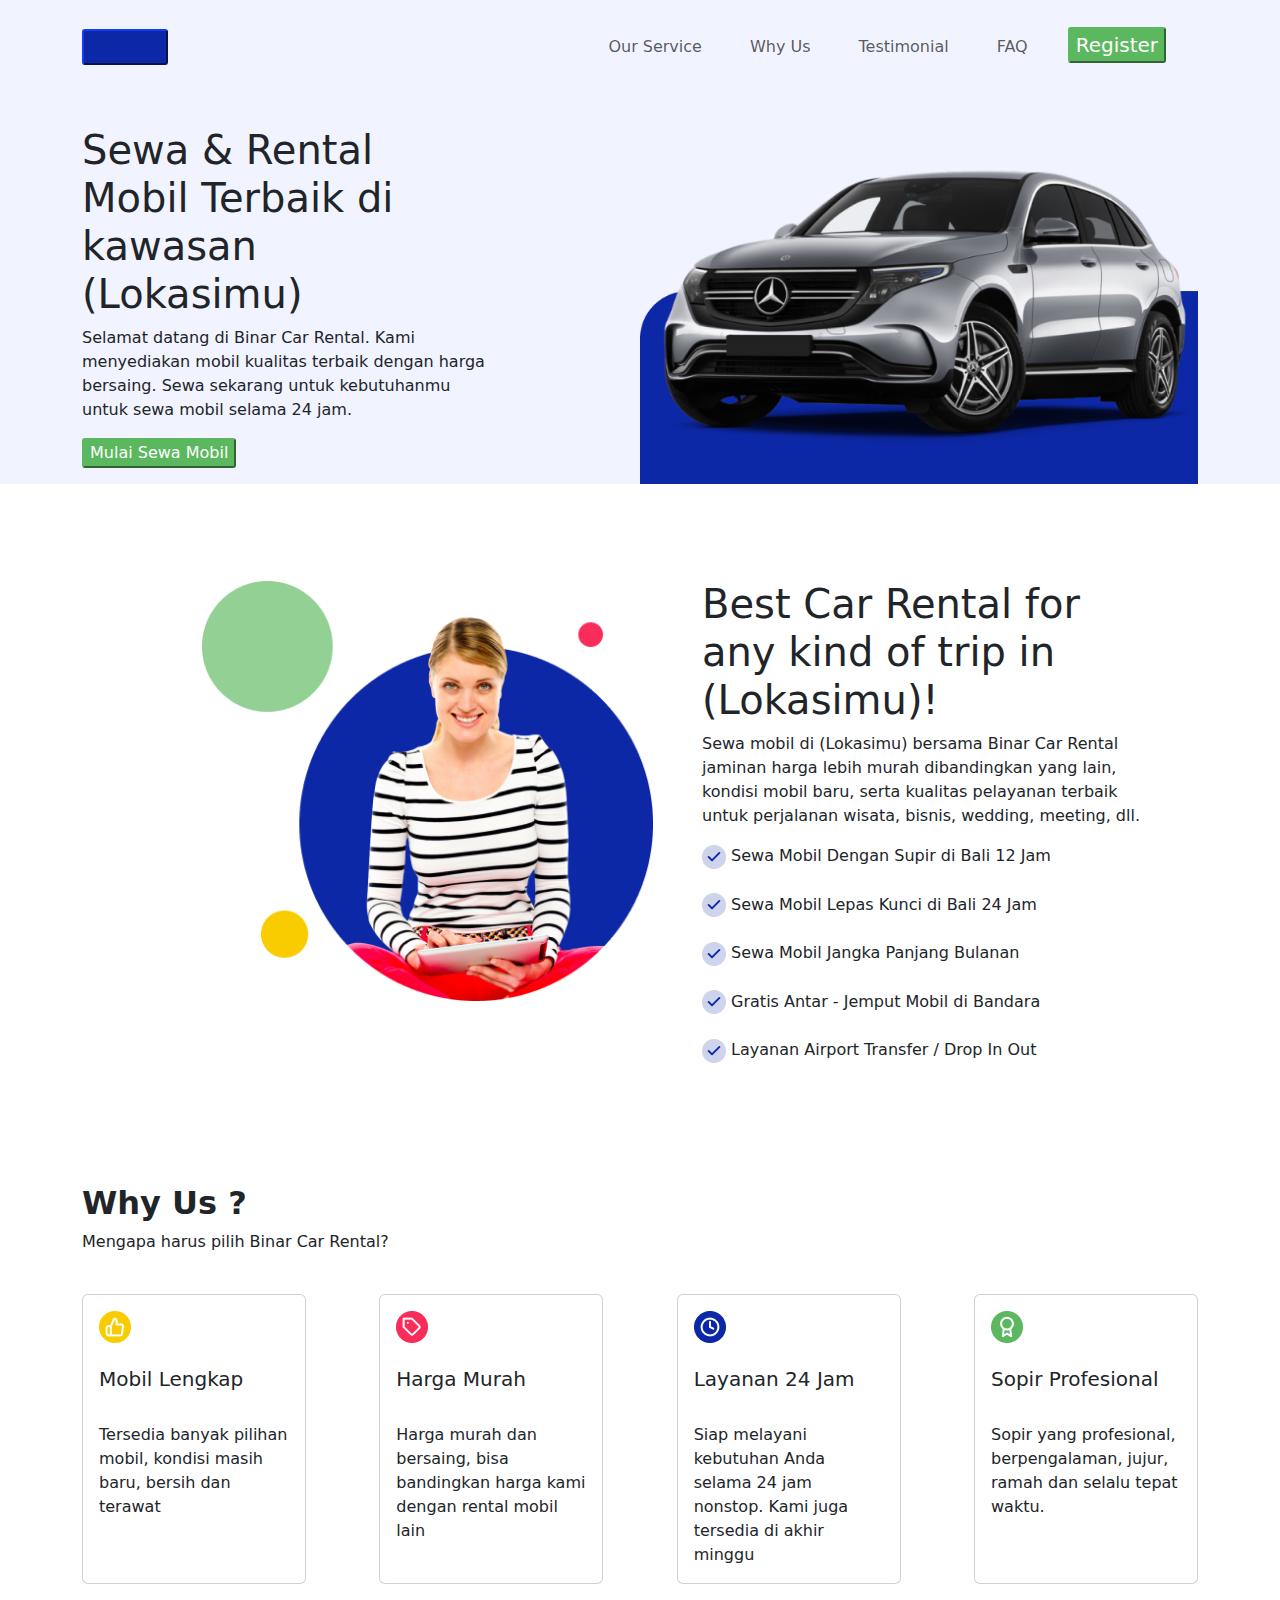
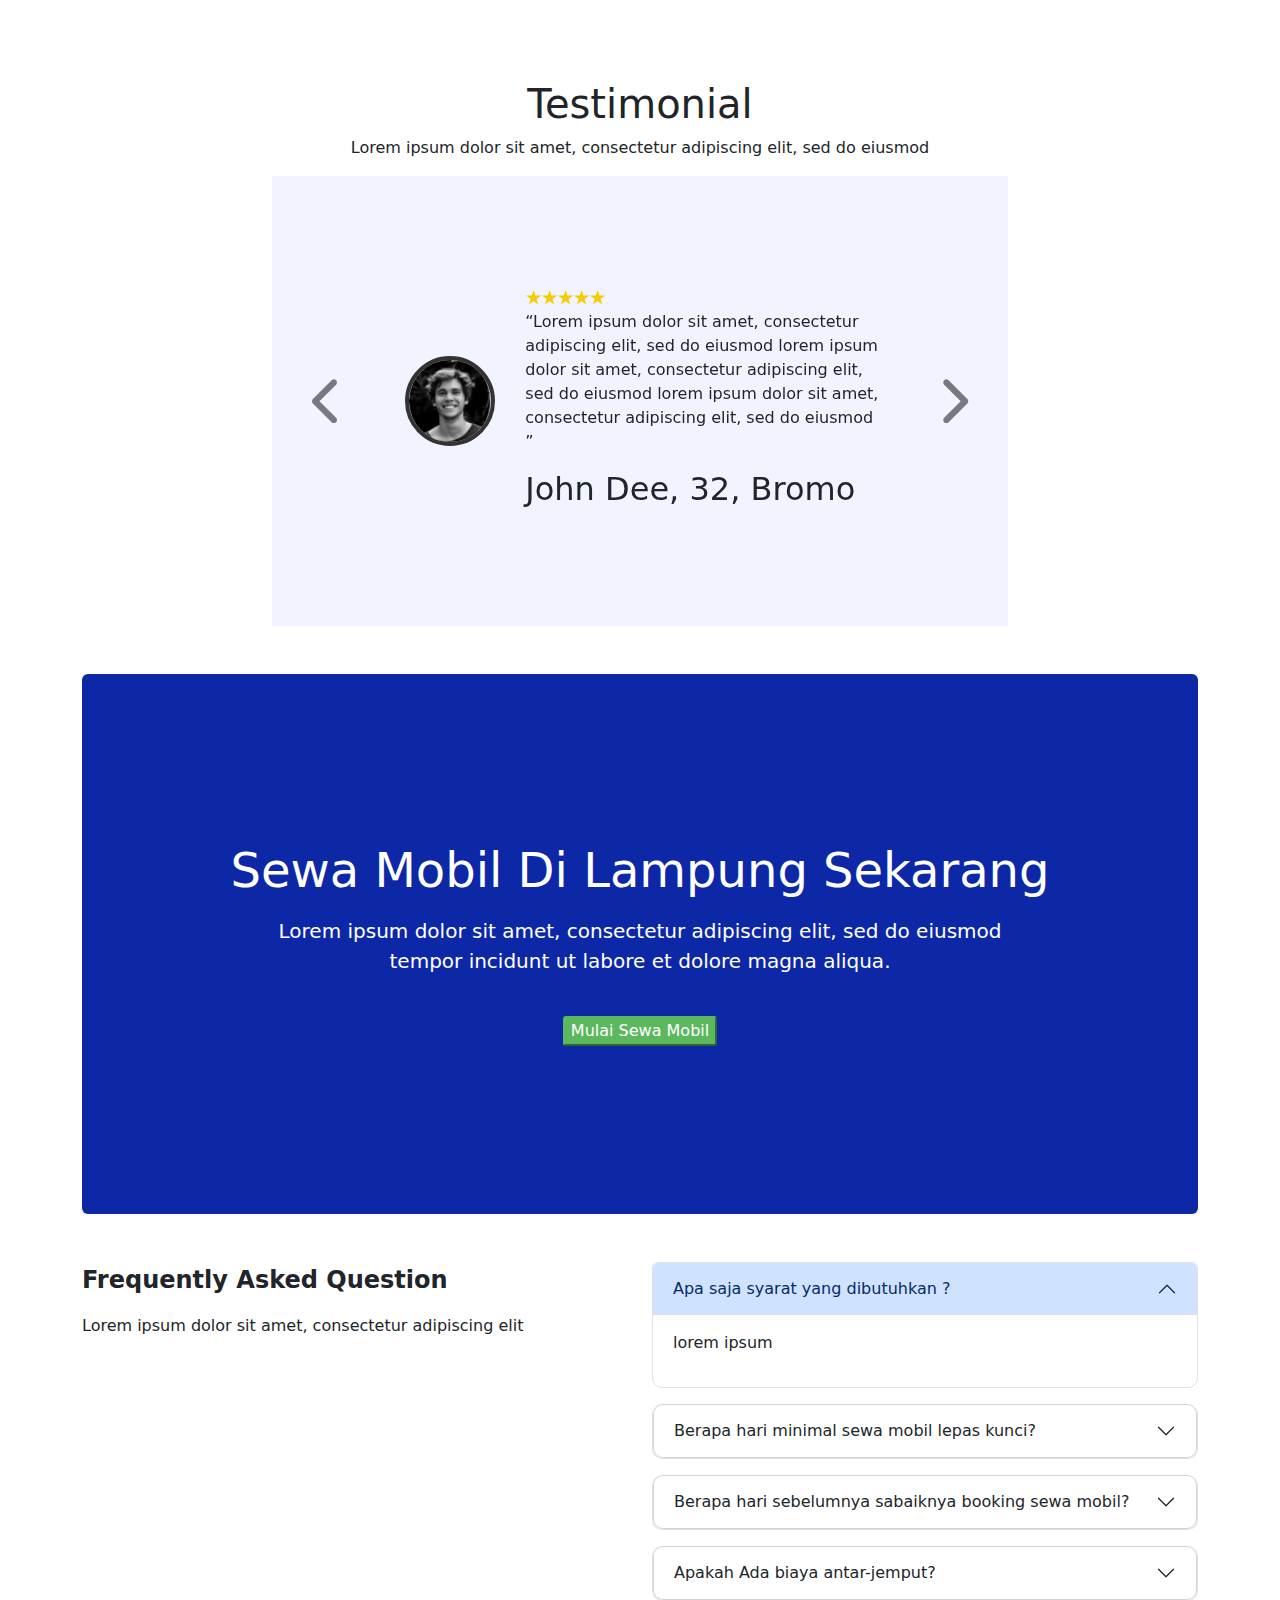
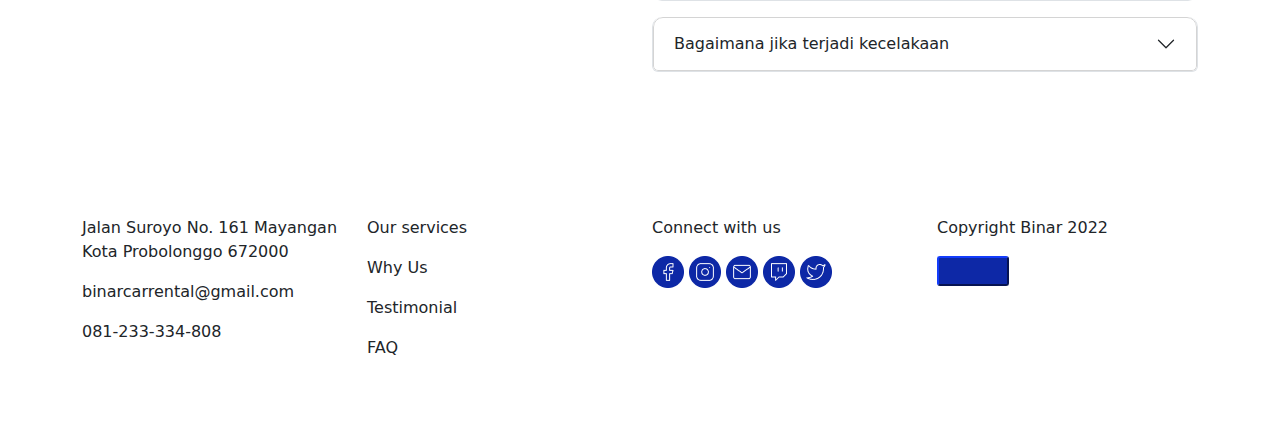
<file: index.html>
<!DOCTYPE html>
<html lang="en">
<head>
    <meta charset="UTF-8">
    <meta name="viewport" content="width=device-width, initial-scale=1.0">
    <link rel="stylesheet" href="style.css">
    <link href="https://cdn.jsdelivr.net/npm/bootstrap@5.3.3/dist/css/bootstrap.min.css" rel="stylesheet" integrity="sha384-QWTKZyjpPEjISv5WaRU9OFeRpok6YctnYmDr5pNlyT2bRjXh0JMhjY6hW+ALEwIH" crossorigin="anonymous">
    <link rel="stylesheet" href="https://cdn.jsdelivr.net/npm/bootstrap-icons@1.11.3/font/bootstrap-icons.min.css">
    <link rel="stylesheet" href="https://cdnjs.cloudflare.com/ajax/libs/font-awesome/6.6.0/css/all.min.css">
    <title>Document</title>
</head>
<body>
  <nav class="navbar navbar-expand-lg navbar-custom">
    <div class="container">
      <a class="navbar-brand" href="#">
        <button type="button" class="btn-customm">Halooo</button>
      </a>
      <button class="navbar-toggler" type="button" data-bs-toggle="offcanvas" data-bs-target="#offcanvasNavbar" aria-controls="offcanvasNavbar">
        <span class="navbar-toggler-icon"></span>
      </button>
      <div class="offcanvas offcanvas-end" tabindex="-1" id="offcanvasNavbar" aria-labelledby="offcanvasNavbarLabel">
        <div class="offcanvas-header">
          <h5 class="offcanvas-title" id="offcanvasNavbarLabel">Menu</h5>
          <button type="button" class="btn-close" data-bs-dismiss="offcanvas" aria-label="Close"></button>
        </div>
        <div class="offcanvas-body">
          <ul class="navbar-nav d-flex ms-auto">
            <li class="nav-item mx-3">
              <a class="nav-link" aria-current="page" href="#our-service">Our Service</a>
            </li>
            <li class="nav-item mx-3">
              <a class="nav-link" href="#why-us">Why Us</a>
            </li>
            <li class="nav-item mx-3">
              <a class="nav-link" href="#testimoni">Testimonial</a>
            </li>
            <li class="nav-item mx-3">
              <a class="nav-link" href="#faq">FAQ</a>
            </li>
            <li class="nav-item mx-3">
              <a class="navbar-brand" href="#register">
                <button type="button" class="btn-custom" >Register</button>
              </a>
            </li>
          </ul>
        </div>
      </div>
    </div>
  </nav>
  


  <section class="landing-page pt-5 " >
    <div class="container">
    <div class="combine">
    <div class="left-side d-flex align-items-center justify-content-center">
      <div class="content ">
        <h1>Sewa & Rental Mobil Terbaik di kawasan (Lokasimu)</h1>
        <p>Selamat datang di Binar Car Rental. Kami menyediakan mobil kualitas terbaik dengan harga bersaing. Sewa sekarang untuk kebutuhanmu untuk sewa mobil selama 24 jam.</p>
       <a href="carimobil.html"> <button type="button" class="btn-custom mb-3" id="btn-custom" >Mulai Sewa Mobil</button></a>
      </div>
    </div>
    <div class="right-side">
      <div class="image-wrapper ">
      <img src="images/img_car (1).png" alt="Gambar"  >
    </div>
    </div>
  </div>
</div>
  </section>

  <div class="container pt-5 pb-5" id = "searchForCar">
    <section class="best-car-rental pt-5 pb-5" id="our-service">
  <div class="row" style="gap: 25px;">
    <div class="col-md-1">
        </div>
    <div class="col-md-5 ">
  <img src="images/img_service.png" alt="" class="img-fluid">
    </div>
  
    <div class="col-md-5 ">
      <h1>Best Car Rental for any kind of trip in (Lokasimu)!</h1>
      <p>Sewa mobil di (Lokasimu) bersama Binar Car Rental jaminan harga lebih murah dibandingkan yang lain, kondisi mobil baru, serta kualitas pelayanan terbaik untuk perjalanan wisata, bisnis, wedding, meeting, dll.</p>
      <div class="sewa">
        <img src="images/Group 53.png" alt="">
        Sewa Mobil Dengan Supir di Bali 12 Jam
      </div>
      <br>
      <div class="sewa">
        <img src="images/Group 53.png" alt="">
        Sewa Mobil Lepas Kunci di Bali 24 Jam
      </div>
      <br>
      <div class="sewa">
        <img src="images/Group 53.png" alt="">
        Sewa Mobil Jangka Panjang Bulanan
      </div>
      <br>
      <div class="sewa">
        <img src="images/Group 53.png" alt="">
        Gratis Antar - Jemput Mobil di Bandara
      </div>
      <br>
      <div class="sewa">
        <img src="images/Group 53.png" alt="">
        Layanan Airport Transfer / Drop In Out
      </div>
    </div>
    <div class="col-md-1">
    </div>
  </div>
    </section>

  

    <section class="why-us pb-5 pt-5 " id="why-us">
      <div class="text-why">
      <h2 style="font-weight: 700;">Why Us ?</h2>
      <p>Mengapa harus pilih Binar Car Rental?</p>
    </div>
      <br>
      <div class="d-flex justify-content-between flex-wrap" style="gap: 15px;">
        <div class="card" style="width: 14rem;">
          <div class="card-body">
            <img src="images/icon_complete.png" alt="">
            <br><br>
            <h5 class="card-title">Mobil Lengkap</h5>
            <br>
            <p class="card-text">Tersedia banyak pilihan mobil, kondisi masih baru, bersih dan terawat</p>
          </div>
        </div>
        <div class="card" style="width: 14rem;">
          <div class="card-body">
            <img src="images/icon_price.png" alt="">
            <br><br>
            <h5 class="card-title">Harga Murah</h5>
            <br>
            <p class="card-text">Harga murah dan bersaing, bisa bandingkan harga kami dengan rental mobil lain</p>
          </div>
        </div>
        <div class="card" style="width: 14rem;">
          <div class="card-body">
            <img src="images/icon_24hrs.png" alt="">
            <br><br>
            <h5 class="card-title">Layanan 24 Jam</h5>
            <br>
            <p class="card-text">Siap melayani kebutuhan Anda selama 24 jam nonstop. Kami juga tersedia di akhir minggu</p>
          </div>
        </div>
        <div class="card" style="width: 14rem;">
          <div class="card-body">
            <img src="images/icon_professional.png" alt="">
            <br><br>
            <h5 class="card-title">Sopir Profesional</h5>
            <br>
            <p class="card-text">Sopir yang profesional, berpengalaman, jujur, ramah dan selalu tepat waktu.</p>
          </div>
        </div>
      </div>
    </section>


  
    <section class="testimoni pt-5 pb-5" id="testimoni">
      <div class="text-testimoni text-center">
        <h1>Testimonial</h1>
        <p>Lorem ipsum dolor sit amet, consectetur adipiscing elit, sed do eiusmod</p>
      </div>
      <div class="row">
        <div class="col-md-2"></div>
        <div class="col-md-8 col-sm-12">
          <div id="carouselExample" class="carousel slide">
            <div class="carousel-inner ">
              <div class="carousel-item active  ">
                <div class="d-flex justify-content-center align-items-center" style="min-height: 50vh;">
                <div class="row">
                  <div class="col-md-2"></div>
                  <div class="col-md-2 d-flex justify-content-center align-items-center">
                    <div class="profile-circle mx-auto">
                      <img src="images/img_photo (1).png" alt="Profile Image" class="img-fluid">
                    </div>
                  </div>
                  <div class="col-md-6 d-flex flex-column align-items-start justify-content-center">
                    <div class="isi">
                      <img src="images/Rate (1).png" alt="" class="img-fluid">
                      <p>“Lorem ipsum dolor sit amet, consectetur adipiscing elit, sed do eiusmod lorem ipsum dolor sit amet, consectetur adipiscing elit, sed do eiusmod lorem ipsum dolor sit amet, consectetur adipiscing elit, sed do eiusmod ”</p>
                      <h2>John Dee, 32, Bromo</h2>
                    </div>
                  </div>
                  <div class="col-md-2"></div>
                </div>
              </div>
            </div>
              <div class="carousel-item   " >
                <div class="d-flex justify-content-center align-items-center" style="min-height: 50vh;">
                <div class="row">
                  <div class="col-md-2"></div>
                  <div class="col-md-2 d-flex justify-content-center align-items-center">
                    <div class="profile-circle mx-auto">
                      <img src="images/img_photo (1).png" alt="Profile Image" class="img-fluid">
                    </div>
                  </div>
                  <div class="col-md-6 d-flex flex-column align-items-start justify-content-center">
                    <div class="isi">
                      <img src="images/Rate (1).png" alt="" class="img-fluid">
                      <p>“Lorem ipsum dolor sit amet, consectetur adipiscing elit, sed do eiusmod lorem ipsum dolor sit amet, consectetur adipiscing elit, sed do eiusmod lorem ipsum dolor sit amet, consectetur adipiscing elit, sed do eiusmod ”</p>
                      <h2>Jane Doe, 28, Jakarta</h2>
                    </div>
                  </div>
                  <div class="col-md-2"></div>
                </div>
              </div>
            </div>
          </div>
            <button class="carousel-control-prev" type="button" data-bs-target="#carouselExample" data-bs-slide="prev">
              <i class="fa-solid fa-chevron-left"></i>
              <span class="visually-hidden">Previous</span>
            </button>
            <button class="carousel-control-next" type="button" data-bs-target="#carouselExample" data-bs-slide="next">
              <i class="fa-solid fa-chevron-right"></i>
              <span class="visually-hidden">Next</span>
            </button>
          </div>
        </div>
        <div class="col-md-2"></div>
      </div>
    </section>
 
  
  


   
      <section class="text-center custom-bg p-2 rounded w-100 d-flex align-items-center justify-content-center pt-5 pb-5" style="min-height: 60vh;" id="register">
        <div class="for-text m-5">
            <p class="display-5 text-white">Sewa Mobil Di Lampung Sekarang</p>
            <p class="lead text-white">Lorem ipsum dolor sit amet, consectetur adipiscing elit, sed do eiusmod <br> tempor incidunt ut labore et dolore magna aliqua.</p> 
            <br>
           <a href="carimobil.html"><button type="button" class="btn-custom" id="btn-custom ">Mulai Sewa Mobil</button></a> 
        </div>
    </section>
    
    <section class="frequent pt-5 pb-5 ">
    <div class="faq " id="faq">
        <div class="row">
            <div class="col-md-6 col-sm-6">
                <p style="font-weight: 700;font-size: 24px;">Frequently Asked Question</p>
                <p>Lorem ipsum dolor sit amet, consectetur adipiscing elit</p>
            </div>
            <div class="col-md-6 col-sm-6">
              <div class="accordion" id="accordionExample">
                <div class="accordion-item ">
                  <h2 class="accordion-header" id="headingOne">
                    <button class="accordion-button" type="button" data-bs-toggle="collapse" data-bs-target="#collapseOne" aria-expanded="true" aria-controls="collapseOne">
                      Apa saja syarat yang dibutuhkan ?
                    </button>
                  </h2>
                  <div id="collapseOne" class="accordion-collapse collapse show" aria-labelledby="headingOne" data-bs-parent="#accordionExample">
                    <div class="accordion-body">
                      <p>lorem ipsum</p> </div>
                  </div>
                </div>
                <div class="accordion-item mt-3">
                  <h2 class="accordion-header" id="headingTwo">
                    <button class="accordion-button collapsed" type="button" data-bs-toggle="collapse" data-bs-target="#collapseTwo" aria-expanded="false" aria-controls="collapseTwo">
                      Berapa hari minimal sewa mobil lepas kunci?
                    </button>
                  </h2>
                  <div id="collapseTwo" class="accordion-collapse collapse" aria-labelledby="headingTwo" data-bs-parent="#accordionExample">
                    <div class="accordion-body">
                      <p>lorem ipsum</p> </div>
                  </div>
                </div>
                <div class="accordion-item mt-3">
                  <h2 class="accordion-header" id="headingThree">
                    <button class="accordion-button collapsed" type="button" data-bs-toggle="collapse" data-bs-target="#collapseThree" aria-expanded="false" aria-controls="collapseThree">
                      Berapa hari sebelumnya sabaiknya booking sewa mobil?
                    </button>
                  </h2>
                  <div id="collapseThree" class="accordion-collapse collapse" aria-labelledby="headingThree" data-bs-parent="#accordionExample">
                    <div class="accordion-body">
                      <p>lorem ipsum</p></div>
                  </div>
                </div>
                <div class="accordion-item mt-3">
                  <h2 class="accordion-header" id="headingFour">
                    <button class="accordion-button collapsed" type="button" 
               data-bs-toggle="collapse" data-bs-target="#collapseFour" aria-expanded="false" aria-controls="collapseFour">
                    Apakah Ada biaya antar-jemput?
                    </button>
                  </h2>
                  <div id="collapseFour" class="accordion-collapse collapse" aria-labelledby="headingFour" data-bs-parent="#accordionExample">   
              
                    <div class="accordion-body">
                      <p>lorem ipsum</p> </div>
                  </div>
                </div>
                <div class="accordion-item mt-3">
                  <h2 class="accordion-header" id="headingFive">
                    <button class="accordion-button collapsed" type="button" data-bs-toggle="collapse" data-bs-target="#collapseFive" aria-expanded="false" aria-controls="collapseFive">
                      Bagaimana jika terjadi kecelakaan
                    </button>
                  </h2>
                  <div id="collapseFive" class="accordion-collapse collapse" aria-labelledby="headingFive" data-bs-parent="#accordionExample">   
              
                    <div class="accordion-body">
                      <p>lorem ipsum</p></div>
                  </div>
                </div>
              </div>
            </div>
        </div>
    </div>
  </section>
   </div>
   <div class="container">
    <footer class="footer-responsive pt-5 pb-5">
     
            <div class="row">
              <div class="col-md-3 col-sm-6">
                <p>Jalan Suroyo No. 161 Mayangan Kota Probolonggo 672000</p>
                <p>binarcarrental@gmail.com</p>
                <p>081-233-334-808</p>
              </div>
              <div class="col-md-3 col-sm-6">
                <p>Our services</p>
                <p>Why Us</p>
                <p>Testimonial</p>
                <p>FAQ</p>
              </div>
              <div class="col-md-3 col-sm-6">
                <p>Connect with us</p>
                <div>
                <img src="images\icon_facebook.png" alt="facebook">
                <img src="images\icon_instagram.png" alt="facebook">
                <img src="images\icon_mail.png" alt="facebook">
                <img src="images\icon_twitch.png" alt="facebook">
                <img src="images\icon_twitter.png" alt="facebook">
                </div>
              </div>
              <div class="col-md-3 col-sm-6">
                <p>Copyright Binar 2022</p>
                <a class="navbar-brand" href="#"><button type="button" class="btn-customm">Halooo</button></a>
              </div>
            
    </footer>
</div>

<!-- <div class="formSearch" id="formSearch">
  <div class="container">
    <div class="row justify-content-center">
      <div class="col-md-10">
        <div class="card shadow">
          <div class="card-body">
            <form>
              <div class="row" >
                
                <div class="col-md-4 ">
                <label for="tanggal" class="form-label">Tanggal</label>
                
                <input type="date" class="form-control" id="tanggal" onfocus="(this.type='date')" placeholder="Pilih Tanggal" onblur="if(this.value==''){this.type='text'}">
              </div>

                <div class="col-md-4">
                  <label for="jumlahPenumpang" class="form-label">Jumlah Penumpang(Optional)</label>
                  <input type="number" min="0" class="form-control" id="jumlahPenumpang" placeholder="Jumlah Penumpang" style="background-image: url('images/fi_users.png'); background-repeat: no-repeat; background-position: calc(100% - 10px) center; padding-right: 40px;">
                </div>
                <div class="col-md-4  pt-2 d-flex align-items-end  ">
                  <button type="submit" class="btn-custom w-100">Cari Mobil</button>
                </div>
              </div>
            </form>
          </div>
        </div>
      </div>
    </div>
  </div>
</div> 
-->


    <script src="https://cdn.jsdelivr.net/npm/bootstrap@5.3.3/dist/js/bootstrap.bundle.min.js" integrity="sha384-YvpcrYf0tY3lHB60NNkmXc5s9fDVZLESaAA55NDzOxhy9GkcIdslK1eN7N6jIeHz" crossorigin="anonymous"></script>
</body>
</html>
</file>
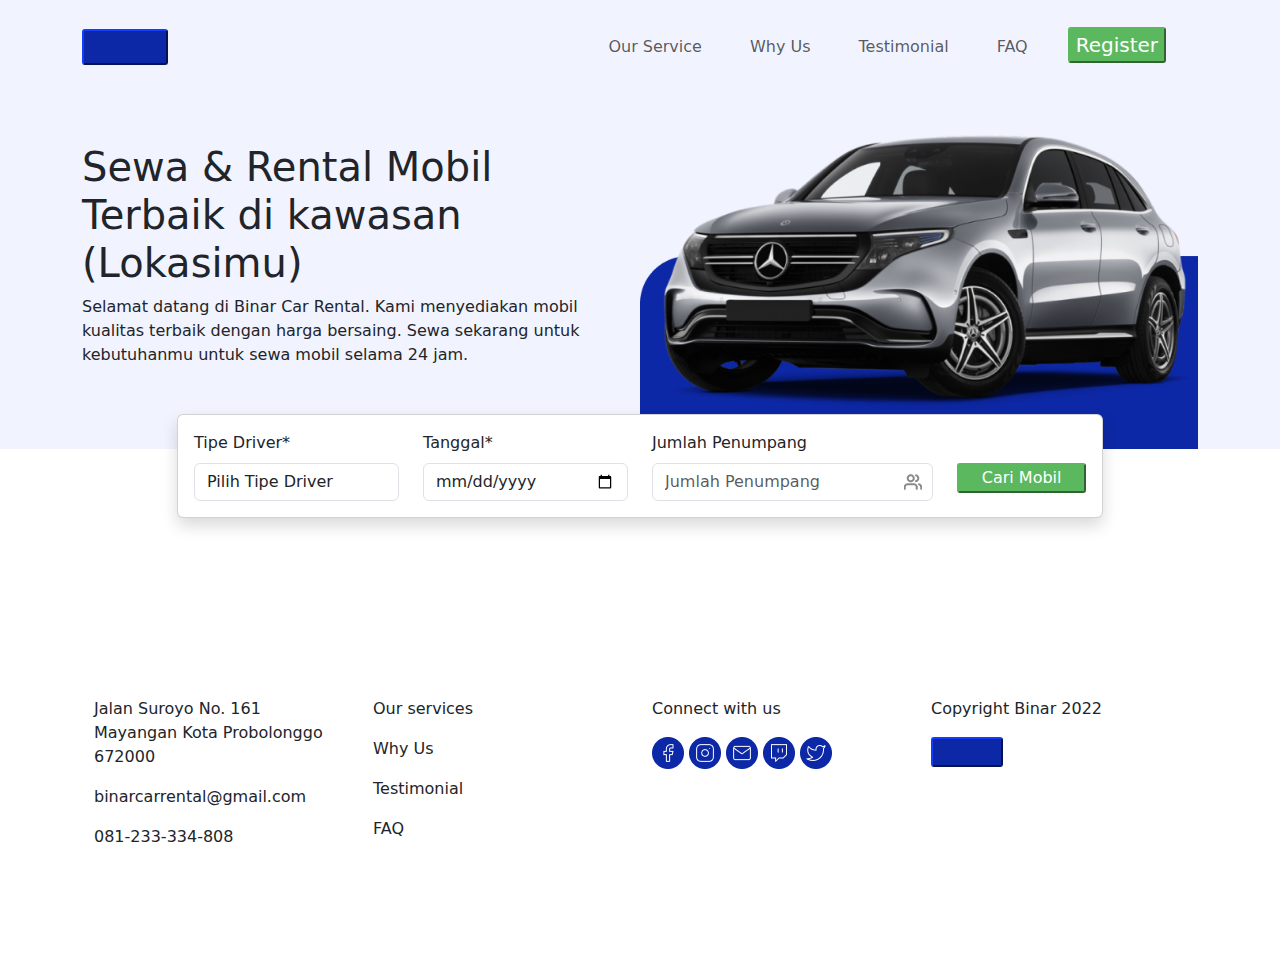
<file: carimobil.html>
<!DOCTYPE html>
<html lang="en">
<head>
    <meta charset="UTF-8">
    <meta name="viewport" content="width=device-width, initial-scale=1.0">
    <link rel="stylesheet" href="style2.css">
    <link href="https://cdn.jsdelivr.net/npm/bootstrap@5.3.3/dist/css/bootstrap.min.css" rel="stylesheet" integrity="sha384-QWTKZyjpPEjISv5WaRU9OFeRpok6YctnYmDr5pNlyT2bRjXh0JMhjY6hW+ALEwIH" crossorigin="anonymous">
    <link rel="stylesheet" href="https://cdn.jsdelivr.net/npm/bootstrap-icons@1.11.3/font/bootstrap-icons.min.css">
    <link rel="stylesheet" href="https://cdnjs.cloudflare.com/ajax/libs/font-awesome/6.6.0/css/all.min.css">
    <title>Document</title>
</head>
<body>
  <nav class="navbar navbar-expand-lg navbar-custom">
    <div class="container">
      <a class="navbar-brand" href="#">
        <button type="button" class="btn-customm">Halooo</button>
      </a>
      <button class="navbar-toggler" type="button" data-bs-toggle="offcanvas" data-bs-target="#offcanvasNavbar" aria-controls="offcanvasNavbar">
        <span class="navbar-toggler-icon"></span>
      </button>
      <div class="offcanvas offcanvas-end" tabindex="-1" id="offcanvasNavbar" aria-labelledby="offcanvasNavbarLabel">
        <div class="offcanvas-header">
          <h5 class="offcanvas-title" id="offcanvasNavbarLabel">Menu</h5>
          <button type="button" class="btn-close" data-bs-dismiss="offcanvas" aria-label="Close"></button>
        </div>
        <div class="offcanvas-body">
          <ul class="navbar-nav d-flex ms-auto">
            <li class="nav-item mx-3">
              <a class="nav-link" aria-current="page" href="#our-service">Our Service</a>
            </li>
            <li class="nav-item mx-3">
              <a class="nav-link" href="#why-us">Why Us</a>
            </li>
            <li class="nav-item mx-3">
              <a class="nav-link" href="#testimoni">Testimonial</a>
            </li>
            <li class="nav-item mx-3">
              <a class="nav-link" href="#faq">FAQ</a>
            </li>
            <li class="nav-item mx-3">
              <a class="navbar-brand" href="#register">
                <button type="button" class="btn-custom">Register</button>
              </a>
            </li>
          </ul>
        </div>
      </div>
    </div>
  </nav>
  


  <section class="landing-page pt-5 " >
    <div class="container">
    <div class="combine">
    <div class="left-side d-flex align-items-center justify-content-center">
      <div class="content pb-5 pe-5 ">
        <h1>Sewa & Rental Mobil Terbaik di kawasan (Lokasimu)</h1>
        <p>Selamat datang di Binar Car Rental. Kami menyediakan mobil kualitas terbaik dengan harga bersaing. Sewa sekarang untuk kebutuhanmu untuk sewa mobil selama 24 jam.</p>

      </div>
    </div>
    <div class="right-side">
      <div class="image-wrapper ">
      <img src="images/img_car (1).png" alt="Gambar"  >
    </div>
    </div>
  </div>
</div>
  </section>
<div class="formSearch">
  <div class="container">
    <div class="row justify-content-center align-items-center">
      <div class="col-md-10">
        <div class="card shadow">
          <div class="card-body">
            <form>
              <div class="row align-items-center" >

                <div class="col-md-3 ">
                 <label for="Driver" class="pb-2">Tipe Driver*</label>
                <select id="driverInput" name="choose" class="form-control">
                <option value="" selected>Pilih Tipe Driver</option>
                <option value="denganSopir">Dengan Sopir</option>
                <option value="tanpaSopir">Tanpa Sopir(Lepas Kunci)</option>
              </select>
                </div>
                <div class="col-md-3 ">
                <label for="tanggal" class="form-label">Tanggal*</label>
                <!--Pencet Sekali Dulu baru bisa-->
                <input type="date" class="form-control" id="dateInput" onfocus="(this.type='date')" placeholder="Pilih Tanggal" onblur="if(this.value==''){this.type='text'} required">
              </div>

                <div class="col-md-4">
                  <label for="jumlahPenumpang" class="form-label">Jumlah Penumpang</label>
                  <input type="number" min="0" id = "passengerInput"class="form-control" placeholder="Jumlah Penumpang" style="background-image: url('images/fi_users.png'); background-repeat: no-repeat; background-position: calc(100% - 10px) center; padding-right: 40px;">
                </div>
                <div class="col-md-2  pt-4 d-flex align-items-end  ">
                  <button type="submit" class="btn-custom w-100" id="submit">Cari Mobil</button>
                </div>
              </div>
            </form>
          </div>
        </div>
      </div>
    </div>
  </div>
</div>

<div class="container pb-5 pt-5 "   >
      <div class="row h-100"  > 
       <div class="col-md-1"></div> 
<div class="col-md-10 h-100"  >
  <div class="row " id="car-content">

  </div>
</div>
      <div class="col-md-1"></div>
     
    </div>
   

    


  <div class="container pt-5">
    <footer class="footer-responsive pt-5 pb-5">
     
            <div class="row">
              <div class="col-md-3 col-sm-6">
                <p>Jalan Suroyo No. 161 Mayangan Kota Probolonggo 672000</p>
                <p>binarcarrental@gmail.com</p>
                <p>081-233-334-808</p>
              </div>
              <div class="col-md-3 col-sm-6">
                <p>Our services</p>
                <p>Why Us</p>
                <p>Testimonial</p>
                <p>FAQ</p>
              </div>
              <div class="col-md-3 col-sm-6">
                <p>Connect with us</p>
                <div>
                <img src="images\icon_facebook.png" alt="facebook">
                <img src="images\icon_instagram.png" alt="facebook">
                <img src="images\icon_mail.png" alt="facebook">
                <img src="images\icon_twitch.png" alt="facebook">
                <img src="images\icon_twitter.png" alt="facebook">
                </div>
              </div>
              <div class="col-md-3 col-sm-6">
                <p>Copyright Binar 2022</p>
                <a class="navbar-brand" href="#"><button type="button" class="btn-customm">Halooo</button></a>
              </div>
            
    </footer>

    </div>

    <script type="module" src="script/forcar.js"></script>
    <script src="https://cdn.jsdelivr.net/npm/bootstrap@5.3.3/dist/js/bootstrap.bundle.min.js" integrity="sha384-YvpcrYf0tY3lHB60NNkmXc5s9fDVZLESaAA55NDzOxhy9GkcIdslK1eN7N6jIeHz" crossorigin="anonymous"></script>
</body>
</html>
</file>
<file: style.css>
.body {
  font-family: Helvetica;
}

.landing-page {
  background-color: #f1f3ff;
}

.combine {
  display: flex;
  flex-wrap: wrap;
}

.left-side {
  background-color: #f1f3ff;
  display: flex;
  flex-basis: 50%;
}

.content {
  padding-right: 150px;
}
.right-side {
  position: relative;

  background-color: #f1f3ff;
  display: flex;
  flex-basis: 50%;
  justify-content: center;
  align-items: end;
}

.right-side img {
  width: 100%;
}

@media (max-width: 768px) {
  .landing-page {
    flex-direction: column;
    height: auto;
  }

  .left-side,
  .right-side {
    flex-basis: 100%;
    padding-top: 20px;
  }

  .left-side .content {
    max-width: 100%;
  }

  .right-side {
    display: flex;
    justify-content: center;
    align-items: center;
  }

  .right-side img {
    max-width: 100%;
  }

  .why-us {
    flex-direction: column;
    height: auto;
  }
  .card {
    width: 100% !important;
  }

  .isi {
    margin-left: 4rem;
    margin-right: 4rem;
    text-align: center;
  }

  .profile-circle {
    margin-top: 1rem;
    margin-bottom: 2rem;
  }
}

.navbar-custom {
  font-weight: 500;
  background-color: #f1f3ff;
  padding-top: 24px !important;
}

.accordion-item {
  border: 1px solid #d4d4d4;
  border-radius: 10px;
  overflow: hidden;
}

.accordion-button {
  border: 1px solid #d4d4d4;
  border-radius: 10px;
  background-color: #fff;
  padding: 10px 20px;
  cursor: pointer;
}

.accordion-button.collapsed {
  border: 1px solid #d4d4d4;
  border-bottom: 1px solid #d4d4d4;
  border-radius: 10px;
}

.custom-bg {
  background-color: #0d28a6;
}

.btn-custom {
  background-color: #5cb85f;
  border-color: #5cb85f;
  color: #fff;
  border-radius: 3px;
}

.btn-customm {
  background-color: #0d28a6;
  border-color: #0d28a6;
  color: #0d28a6;
  border-radius: 3px;
  bottom: 0;
}

.testimoni {
  width: 100%;
}

.profile-circle {
  width: 90px;
  height: 90px;
  border-radius: 50%;
  overflow: hidden;
  border: 4px solid #333;
  display: flex;
  align-items: center;
  justify-content: center;
}

.profile-circle img {
  width: 100%;
  height: 100%;
  object-fit: cover;
}

.carousel-item {
  background-color: #f1f3ff;
  min-height: 50vh;
}

.best-car-rental {
  height: auto !important;
}

.carousel-control-prev i,
.carousel-control-next i {
  font-size: 50px;
  color: #000;
}

.formSearch {
  display: none;
  position: relative;
}

.formSeach .card {
  position: absolute;
  top: -45px;
}

.form-label {
  width: 100%;
}
</file>
<file: style2.css>
.body {
  font-family: Helvetica;
}

.landing-page {
  background-color: #f1f3ff;
}

.combine {
  display: flex;
  flex-wrap: wrap;
}

.left-side {
  background-color: #f1f3ff;
  display: flex;
  flex-basis: 50%;
}

.right-side {
  position: relative;

  background-color: #f1f3ff;
  display: flex;
  flex-basis: 50%;
  justify-content: center;
  align-items: end;
}

.right-side img {
  width: 100%;
}

@media (max-width: 768px) {
  .landing-page {
    flex-direction: column;
    height: auto;
  }

  .left-side,
  .right-side {
    flex-basis: 100%;
    padding-top: 20px;
  }

  .left-side .content {
    max-width: 100%;
  }

  .right-side {
    display: flex;
    justify-content: center;
    align-items: center;
  }

  .right-side img {
    max-width: 100%;
  }

  .why-us {
    flex-direction: column;
    height: auto;
  }
  .card {
    width: 100% !important;
  }

  .isi {
    margin-left: 4rem;
    margin-right: 4rem;
    text-align: center;
  }

  .profile-circle {
    margin-top: 1rem;
    margin-bottom: 2rem;
  }
}

.navbar-custom {
  font-weight: 500;
  background-color: #f1f3ff;
  padding-top: 24px !important;
}

.custom-bg {
  background-color: #0d28a6;
}

.btn-custom {
  background-color: #5cb85f;
  border-color: #5cb85f;
  color: #fff;
  border-radius: 3px;
}

.btn-customm {
  background-color: #0d28a6;
  border-color: #0d28a6;
  color: #0d28a6;
  border-radius: 3px;
  bottom: 0;
}

.formSearch {
  display: flex;
  position: relative;
}

.card {
  position: absolute;
  top: -35px;
}

.form-label {
  width: 100%;
}
</file>
